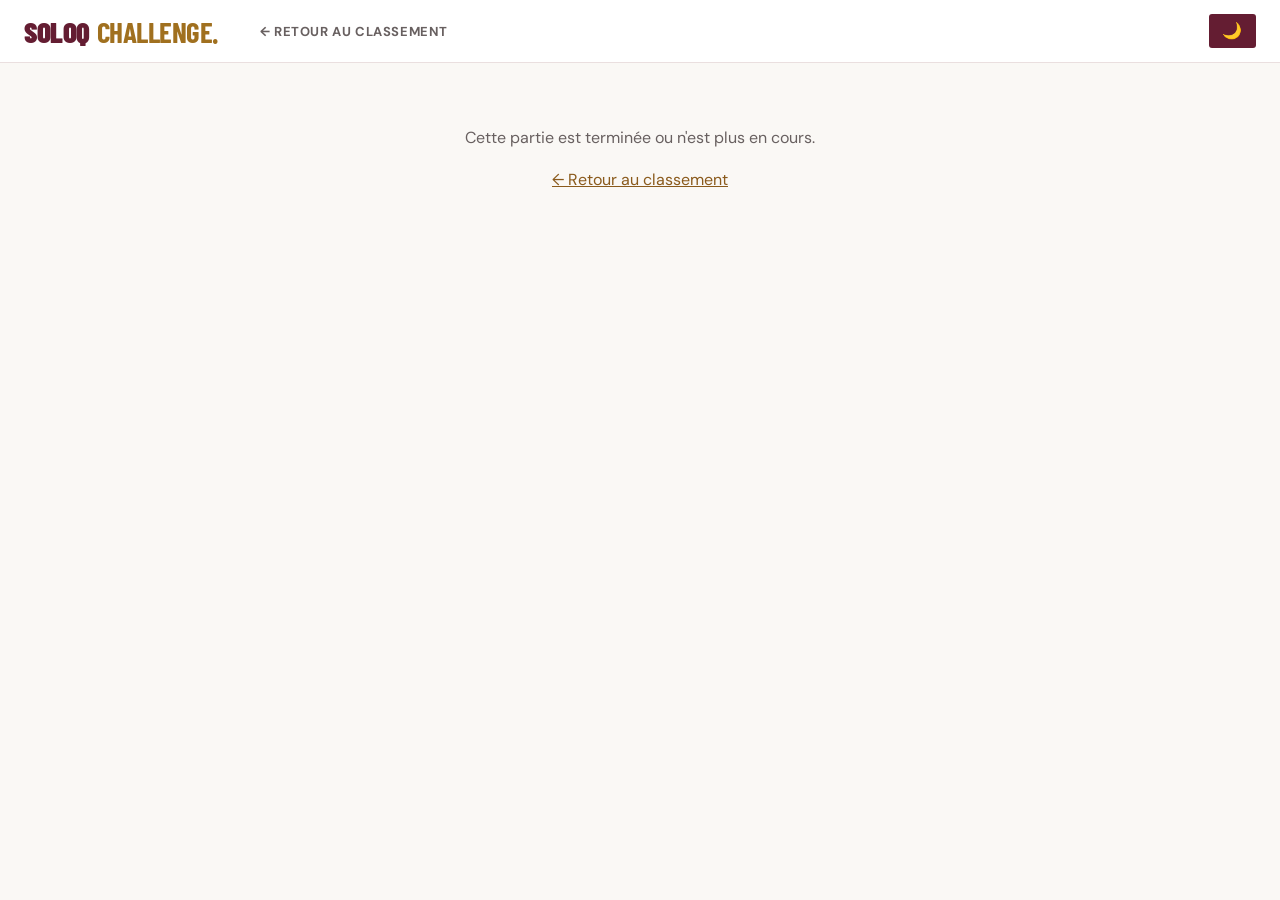
<file: game.html>
<!DOCTYPE html>
<html lang="fr">
<head>
<meta charset="utf-8">
<meta name="viewport" content="width=device-width, initial-scale=1, viewport-fit=cover">
<title>Partie en cours · SoloQ Challenge</title>
<meta name="description" content="Suis en direct la partie classée d'un joueur du SoloQ Challenge.">
<meta name="theme-color" content="#5c1a33">
<meta property="og:type" content="website"><meta property="og:title" content="Partie en cours · SoloQ Challenge"><meta property="og:description" content="Suis en direct la partie classée d'un joueur du SoloQ Challenge.">
<link rel="icon" href="favicon.svg" type="image/svg+xml">
<style>
:root{color-scheme:dark;--bg:#0e141e;--card:#162030;--line:#233248;--txt:#e8eef7;--mut:#8394ab;--blue:#3b82f6;--red:#ef4444;--gold:#f5c542}
*{box-sizing:border-box}
body{margin:0;background:var(--bg);color:var(--txt);font-family:Inter,system-ui,-apple-system,"Segoe UI",sans-serif}
header{display:flex;align-items:center;gap:24px;padding:14px 24px;border-bottom:1px solid var(--line);flex-wrap:wrap}
.logo{font-weight:800;font-size:20px;color:var(--txt);text-decoration:none}.logo b{color:var(--gold)}
.back{color:var(--mut);text-decoration:none;font-size:14px;padding:8px 14px;border-radius:8px}.back:hover{background:var(--card);color:var(--txt)}
.wrap{max-width:1200px;margin:0 auto;padding:24px 16px 48px}
h1{margin:0 0 6px;font-size:26px}
.sub{color:var(--mut);margin:0 0 22px;font-size:14px}
.dot{display:inline-block;width:10px;height:10px;border-radius:50%;background:#22c55e;margin-right:8px;box-shadow:0 0 0 0 rgba(34,197,94,.7);animation:p 1.6s infinite}
@keyframes p{70%{box-shadow:0 0 0 9px rgba(34,197,94,0)}100%{box-shadow:0 0 0 0 rgba(34,197,94,0)}}
.team{border-radius:12px;padding:14px;margin-bottom:16px;border:1px solid var(--line)}
.team.b{background:rgba(59,130,246,.08);border-color:rgba(59,130,246,.35)}
.team.r{background:rgba(239,68,68,.08);border-color:rgba(239,68,68,.35)}
.team h2{margin:0 0 12px;font-size:14px;text-transform:uppercase;letter-spacing:.8px}
.team.b h2{color:#8db8ff}.team.r h2{color:#ff9d9d}
.row{display:grid;grid-template-columns:repeat(5,1fr);gap:10px}
.pc{background:var(--card);border:1px solid var(--line);border-radius:10px;padding:12px 8px;text-align:center;display:flex;flex-direction:column;align-items:center;gap:8px;min-width:0}
.pc.me{border-color:var(--gold);box-shadow:0 0 0 1px var(--gold) inset}
.pic{display:flex;align-items:center;gap:6px}
.champ{width:64px;height:64px;border-radius:10px;background:#0b1220;display:grid;place-items:center;font-size:11px;color:var(--mut);overflow:hidden}
.champ img{width:100%;height:100%;display:block}
.sp{display:flex;flex-direction:column;gap:4px}
.sp div{width:28px;height:28px;border-radius:6px;background:#0b1220;overflow:hidden;display:grid;place-items:center;font-size:8px;color:var(--mut)}
.sp img{width:100%;height:100%;display:block}
.nm{font-weight:700;font-size:13px;max-width:100%;overflow:hidden;text-overflow:ellipsis;white-space:nowrap}
.role{font-size:12px;font-weight:700;color:var(--mut);letter-spacing:.04em;border-bottom:1px solid var(--line);padding-bottom:6px;width:100%}
.tag{font-size:10px;color:var(--gold);font-weight:700;text-transform:uppercase;letter-spacing:.6px}
.rk{display:flex;align-items:center;gap:6px;font-size:12px;color:var(--mut);min-height:26px}
.rk img{width:26px;height:26px;object-fit:contain}
.empty{padding:40px 16px;text-align:center;color:var(--mut)}
.empty a{color:var(--gold)}
@media(max-width:820px){.row{grid-template-columns:repeat(5,minmax(120px,1fr));overflow-x:auto}.team{overflow-x:auto}}
</style>
<link rel="preconnect" href="https://fonts.googleapis.com"><link href="https://fonts.googleapis.com/css2?family=Barlow+Condensed:wght@500;600;700;800;900&family=DM+Sans:wght@400;500;600;700&display=swap" rel="stylesheet">
<link rel="stylesheet" href="theme.css?v=1793380056"><script src="theme.js?v=1793365394"></script>
</head>
<body>
<header>
  <a class="logo" href="index.html">SoloQ<b>Challenge</b></a>
  <a class="back" href="index.html">← Retour au classement</a>
</header>
<div class="wrap" id="app"><div class="empty">Chargement…</div></div>

<script>
var QUEUES = {420:"Classée Solo/Duo",440:"Classée Flex",400:"Normal Draft",430:"Normal Blind",450:"ARAM",490:"Normal",700:"Clash",1700:"Arena",1900:"URF",0:"Partie personnalisée"};
var TLBL = {IRON:"Fer",BRONZE:"Bronze",SILVER:"Argent",GOLD:"Or",PLATINUM:"Platine",EMERALD:"Émeraude",DIAMOND:"Diamant",MASTER:"Maître",GRANDMASTER:"Grandmaître",CHALLENGER:"Challenger"};
var ROM = ["","I","II","III","IV"];
var CD = "https://raw.communitydragon.org/latest/plugins/rcp-fe-lol-static-assets/global/default/images/";
var DD = {ver:null, champs:{}, spells:{}};
var LIVE = null, timer = null;
var params = new URLSearchParams(location.search);

function esc(s){return String(s).replace(/[&<>"]/g,function(c){return {"&":"&amp;","<":"&lt;",">":"&gt;",'"':"&quot;"}[c]})}

function embUrls(t){t=t.toLowerCase();return [CD+"ranked-mini-crests/"+t+".png",CD+"ranked-mini-crests/"+t+".svg",CD+"ranked-emblem/emblem-"+t+".png","ranks/"+t+".png"];}
function embErr(img){
  var u = JSON.parse(img.dataset.u), i = +img.dataset.i + 1;
  if(i < u.length){img.dataset.i = i; img.src = u[i];} else {img.remove();}
}
function rankHtml(r){
  if(!r) return '<div class="rk">Non classé</div>';
  var hi = r.tier==="MASTER"||r.tier==="GRANDMASTER"||r.tier==="CHALLENGER";
  var u = embUrls(r.tier);
  return '<div class="rk"><img alt="" src="'+u[0]+'" data-i="0" data-u="'+esc(JSON.stringify(u))+'" onerror="embErr(this)">'
    + '<span>'+TLBL[r.tier]+(hi?"":" "+ROM[r.div])+' · '+r.lp+' LP</span></div>';
}
function champHtml(id){
  var c = DD.champs[id];
  if(c && DD.ver) return '<img alt="'+esc(c.name)+'" title="'+esc(c.name)+'" src="https://ddragon.leagueoflegends.com/cdn/'+DD.ver+'/img/champion/'+c.id+'.png">';
  return "?";
}
function spellHtml(id){
  var s = DD.spells[id];
  if(s && DD.ver) return '<img alt="'+esc(s.name)+'" title="'+esc(s.name)+'" src="https://ddragon.leagueoflegends.com/cdn/'+DD.ver+'/img/spell/'+s.id+'.png">';
  return "";
}
var ROLE_LBL = {TOP:"Top",JUNGLE:"Jungle",MIDDLE:"Mid",BOTTOM:"Bot",UTILITY:"Support"};
function cardHtml(p){
  var c = DD.champs[p.champ];
  return '<div class="pc'+(p.friend?' me':'')+'">'
    + (p.role?'<div class="role">'+ROLE_LBL[p.role]+'</div>':'')
    + '<div class="tag"'+(p.friend?'':' style="visibility:hidden"')+'>'+(p.friend?esc(p.friend.split("#")[0]):'.')+'</div>'
    + '<div class="pic"><div class="champ">'+champHtml(p.champ)+'</div>'
    + '<div class="sp"><div>'+spellHtml(p.spells[0])+'</div><div>'+spellHtml(p.spells[1])+'</div></div></div>'
    + '<div class="nm" title="'+esc(p.name)+'">'+esc(p.name.split("#")[0])+'</div>'
    + '<div style="font-size:11px;color:var(--mut)">'+(c?esc(c.name):"")+'</div>'
    + rankHtml(p.rank) + '</div>';
}
function clock(g){
  if(!g.start) return "Chargement de la partie";
  var s = Math.max(0, Math.floor((Date.now() - g.start)/1000));
  return Math.floor(s/60)+":"+("0"+(s%60)).slice(-2);
}
function render(){
  var app = document.getElementById("app");
  var gid = params.get("g");
  if(!gid && LIVE && params.get("p")) gid = LIVE.players[params.get("p")];
  var g = LIVE && LIVE.games && LIVE.games[gid];
  if(!g){
    clearInterval(timer);
    app.innerHTML = '<div class="empty">Cette partie est terminée ou n\'est plus en cours.<br><br><a href="index.html">← Retour au classement</a></div>';
    return;
  }
  var blue = g.players.filter(function(p){return p.team===100}), red = g.players.filter(function(p){return p.team===200});
  var names = g.players.filter(function(p){return p.friend}).map(function(p){return p.friend.split("#")[0]});
  app.innerHTML = '<h1><span class="dot"></span>'+esc(names.join(" & "))+' en partie</h1>'
    + '<p class="sub">'+(QUEUES[g.queue]||"Partie")+' · <span id="clock">'+clock(g)+'</span> · données actualisées toutes les ~5 min (la partie peut être déjà terminée)'+(g.players.some(function(p){return p.role})?' · postes estimés, de gauche à droite : top, jungle, mid, bot, support':'')+'</p>'
    + '<div class="team b"><h2>Équipe bleue</h2><div class="row">'+blue.map(cardHtml).join("")+'</div></div>'
    + '<div class="team r"><h2>Équipe rouge</h2><div class="row">'+red.map(cardHtml).join("")+'</div></div>';
  clearInterval(timer);
  timer = setInterval(function(){var e=document.getElementById("clock");if(e)e.textContent=clock(g)},1000);
}
function loadLive(){
  fetch("data/live.json?t="+Date.now()).then(function(r){if(!r.ok)throw 0;return r.json()}).then(function(d){LIVE=d;render()})
  .catch(function(){LIVE={games:{},players:{}};render()});
}
function loadDD(){
  fetch("https://ddragon.leagueoflegends.com/api/versions.json").then(function(r){return r.json()}).then(function(v){
    DD.ver = v[0];
    return Promise.all([
      fetch("https://ddragon.leagueoflegends.com/cdn/"+DD.ver+"/data/fr_FR/champion.json").then(function(r){return r.json()}),
      fetch("https://ddragon.leagueoflegends.com/cdn/"+DD.ver+"/data/fr_FR/summoner.json").then(function(r){return r.json()})
    ]);
  }).then(function(a){
    Object.keys(a[0].data).forEach(function(k){var c=a[0].data[k];DD.champs[c.key]={id:c.id,name:c.name}});
    Object.keys(a[1].data).forEach(function(k){var s=a[1].data[k];DD.spells[s.key]={id:s.id,name:s.name}});
    render();
  }).catch(function(){});
}
loadLive(); loadDD();
setInterval(loadLive, 60000);
</script>
</body>
</html>
</file>
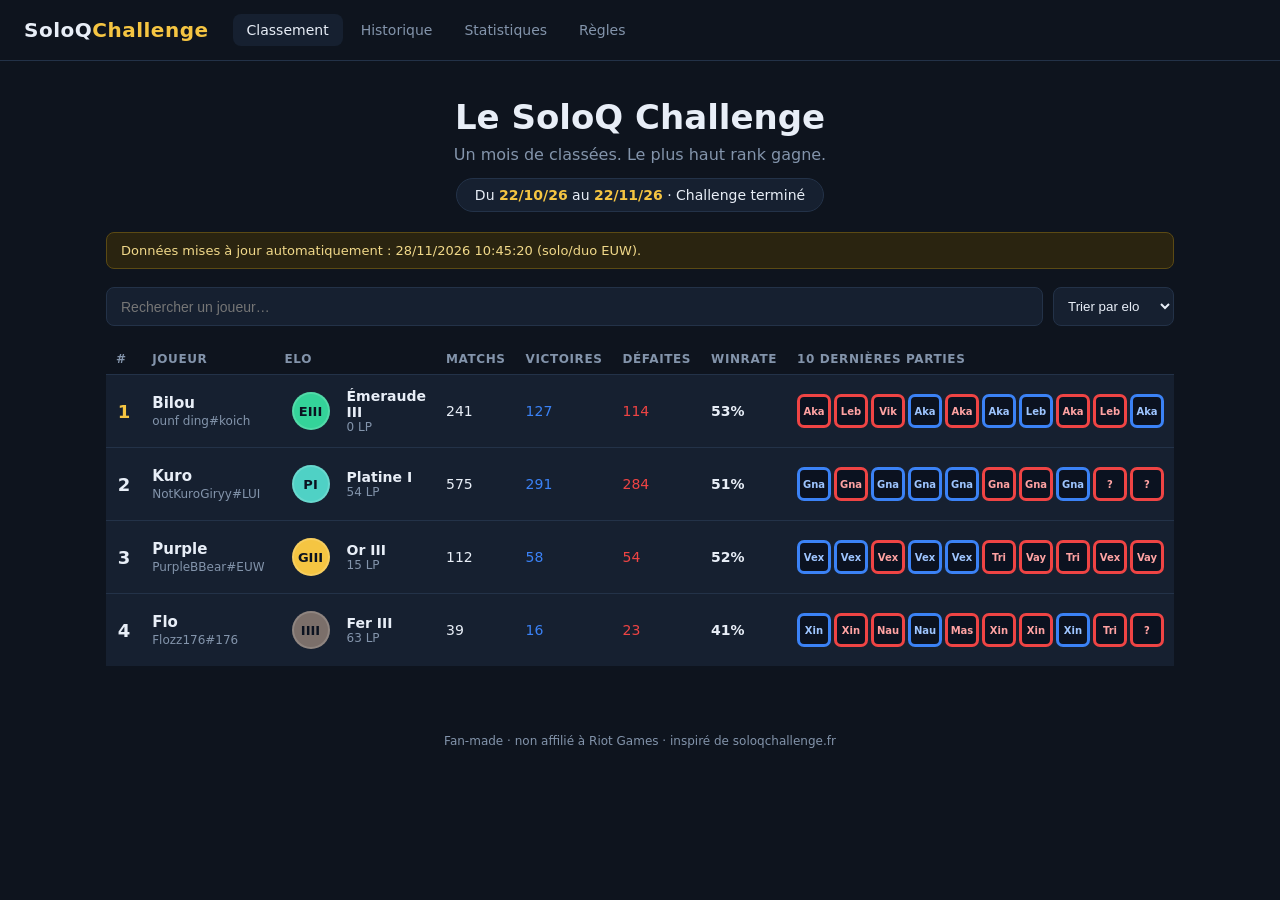
<file: index (1).html>
<!DOCTYPE html>
<html lang="fr">
<head>
<meta charset="utf-8">
<meta name="viewport" content="width=device-width, initial-scale=1, viewport-fit=cover">
<title>SoloQ Challenge</title>
<style>
:root{color-scheme:dark;--bg:#0e141e;--card:#162030;--line:#233248;--txt:#e8eef7;--mut:#8394ab;--win:#3b82f6;--loss:#ef4444;--gold:#f5c542;box-sizing:border-box;padding-top:env(safe-area-inset-top,0px);padding-bottom:env(safe-area-inset-bottom,0px)}
*{box-sizing:border-box}
body{margin:0;background:var(--bg);color:var(--txt);font-family:Inter,system-ui,-apple-system,"Segoe UI",sans-serif}
header{display:flex;align-items:center;gap:24px;padding:14px 24px;border-bottom:1px solid var(--line);flex-wrap:wrap}
.logo{font-weight:800;font-size:20px;letter-spacing:.5px}.logo b{color:var(--gold)}
nav{display:flex;gap:4px;flex-wrap:wrap}
nav a{color:var(--mut);text-decoration:none;padding:8px 14px;border-radius:8px;font-size:14px}
nav a.on,nav a:hover{background:var(--card);color:var(--txt)}
.hero{text-align:center;padding:36px 16px 20px}
.hero h1{margin:0 0 8px;font-size:34px}
.hero p{margin:0;color:var(--mut)}
.pill{display:inline-block;margin-top:14px;background:var(--card);border:1px solid var(--line);border-radius:99px;padding:8px 18px;font-size:14px}
.pill b{color:var(--gold)}
.wrap{max-width:1100px;margin:0 auto;padding:0 16px 48px}
.bar{display:flex;gap:10px;margin:18px 0;flex-wrap:wrap}
.bar input{flex:1;min-width:180px;background:var(--card);border:1px solid var(--line);color:var(--txt);border-radius:8px;padding:10px 14px;font-size:14px}
.bar select{background:var(--card);border:1px solid var(--line);color:var(--txt);border-radius:8px;padding:10px}
.note{background:#2a2410;border:1px solid #5b4a14;color:#f1d98a;border-radius:8px;padding:10px 14px;font-size:13px;margin-bottom:14px}
.scroll{overflow-x:auto}
table{width:100%;border-collapse:collapse;min-width:820px}
th{font-size:12px;color:var(--mut);text-transform:uppercase;letter-spacing:.6px;text-align:left;padding:8px 10px}
td{padding:10px;border-top:1px solid var(--line);font-size:14px;vertical-align:middle}
tbody tr{background:var(--card)}tbody tr:hover{background:#1c2a3f}
.rk{font-weight:800;font-size:18px;width:44px;text-align:center}
tr:nth-child(1) .rk{color:var(--gold)}
.pl b{display:block;font-size:15px}.pl a{color:var(--mut);font-size:12px;text-decoration:none}.pl a:hover{color:var(--txt)}
.elo{display:flex;align-items:center;gap:10px}
.badge{width:38px;height:38px;border-radius:50%;display:grid;place-items:center;font-weight:800;font-size:13px;color:#0b1220;box-shadow:0 0 0 2px rgba(255,255,255,.15) inset}
.embw{position:relative;width:52px;height:52px;flex:none;display:grid;place-items:center}
.emb{width:52px;height:52px;object-fit:contain}
.dv{position:absolute;bottom:-2px;left:50%;transform:translateX(-50%);background:#0b1220;border:1px solid var(--line);border-radius:6px;padding:0 6px;font-size:11px;font-weight:800;line-height:16px;color:var(--txt)}
.lp{font-weight:700}.lp small{display:block;color:var(--mut);font-weight:400;font-size:12px}
.wr{font-weight:700}.v{color:var(--win)}.d{color:var(--loss)}
.last{display:flex;gap:3px}
.ch{width:34px;height:34px;border-radius:7px;display:grid;place-items:center;font-size:10px;font-weight:700;background:#0b1220;border:3px solid var(--line);overflow:hidden}.ch img{width:100%;height:100%;object-fit:cover;display:block}
.ch.w{border-color:var(--win);color:#9ec5ff}.ch.l{border-color:var(--loss);color:#ffa3a3}
.empty{padding:30px;text-align:center;color:var(--mut)}
footer{text-align:center;color:var(--mut);font-size:12px;padding:20px}
@media(max-width:640px){.hero h1{font-size:26px}header{padding:12px 14px}}
</style>
</head>
<body>
<header>
  <div class="logo">SoloQ<b>Challenge</b></div>
  <nav><a class="on" href="#">Classement</a><a href="#">Historique</a><a href="#">Statistiques</a><a href="#">Règles</a></nav>
</header>

<div class="hero">
  <h1>Le SoloQ Challenge</h1>
  <p>Un mois de classées. Le plus haut rank gagne.</p>
  <div class="pill">Du <b id="d1"></b> au <b id="d2"></b> · <span id="left"></span></div>
</div>

<div class="wrap">
  <div class="note">Stats réelles OP.GG relevées le 22/10/2026 pour Kaori, KING VON et GuiltyConscience. PurpleBBear est un exemple. Les 10 dernières parties ne sont pas encore récupérées.</div>
  <div class="bar">
    <input id="q" placeholder="Rechercher un joueur…">
    <select id="sort">
      <option value="elo">Trier par elo</option>
      <option value="games">Matchs joués</option>
      <option value="wr">Winrate</option>
      <option value="wins">Victoires</option>
    </select>
  </div>
  <div class="scroll">
  <table>
    <thead><tr><th>#</th><th>Joueur</th><th>Elo</th><th>Matchs</th><th>Victoires</th><th>Défaites</th><th>Winrate</th><th>10 dernières parties</th></tr></thead>
    <tbody id="rows"></tbody>
  </table>
  </div>
  <div id="none" class="empty" hidden>Aucun joueur trouvé.</div>
</div>
<footer>Fan-made · non affilié à Riot Games · inspiré de soloqchallenge.fr</footer>

<script>
// ====== CONFIG ======
var START = "2026-10-22", END = "2026-11-22";
// last10 : "W" victoire / "L" défaite, de la plus récente à la plus ancienne
// champs : champions joués, dans le même ordre
var PLAYERS = [  // secours si data/ranking.json est introuvable
  // Stats réelles OP.GG (solo/duo) relevées le 22/10/2026
  {name:"Kaori", riot:"Kaori#EUW33", tier:"CHALLENGER", div:1, lp:4531, w:827, l:683, champs:[], last10:""},
  {name:"KING VON", riot:"KING VON#DAMBG", tier:"GRANDMASTER", div:1, lp:1804, w:556, l:497, champs:[], last10:""},
  {name:"GuiltyConscience", riot:"GuiltyConscience#JRZ", tier:"GRANDMASTER", div:1, lp:1651, w:326, l:291, champs:[], last10:""},
  // Exemple (pas de lien OP.GG fourni)
  {name:"PurpleBBear (exemple)", riot:"PurpleBBear#EUW", tier:"GOLD", div:4, lp:35, w:12, l:9,
   champs:["Vex","Tristana","Vex","Vex","Ahri","Vex","Tristana","Vex","Syndra","Vex"],
   last10:"WWLWLWWLWW"}
];
// Icônes de champions (image en base64). Ajoute une ligne par champion : Nom:"data:image/png;base64,..."
var ICONS = {};
// ====== FIN CONFIG ======

var TIERS = ["IRON","BRONZE","SILVER","GOLD","PLATINUM","EMERALD","DIAMOND","MASTER","GRANDMASTER","CHALLENGER"];
var COL = {IRON:"#7b6f6a",BRONZE:"#b8794a",SILVER:"#b9c4d0",GOLD:"#f5c542",PLATINUM:"#4fd1c5",EMERALD:"#34d399",DIAMOND:"#7aa7ff",MASTER:"#c084fc",GRANDMASTER:"#f87171",CHALLENGER:"#fde68a"};
var LBL = {IRON:"Fer",BRONZE:"Bronze",SILVER:"Argent",GOLD:"Or",PLATINUM:"Platine",EMERALD:"Émeraude",DIAMOND:"Diamant",MASTER:"Maître",GRANDMASTER:"GM",CHALLENGER:"Chall"};
var ROM = ["","I","II","III","IV"];


// Icônes de TOUS les champions via Data Dragon (CDN officiel de Riot).
// Fonctionne quand la page est hébergée sur ton site ou ouverte en fichier ; sinon on retombe sur ICONS puis sur les lettres.
var DD = {ver:null, map:null};
function norm(s){return String(s).toLowerCase().replace(/[^a-z0-9]/g,"")}
function iconSrc(c){
  if(ICONS[c]) return ICONS[c];
  if(DD.map){var id = DD.map[norm(c)]; if(id) return "https://ddragon.leagueoflegends.com/cdn/"+DD.ver+"/img/champion/"+id+".png";}
  return null;
}
function loadDD(){
  fetch("https://ddragon.leagueoflegends.com/api/versions.json").then(function(r){return r.json()}).then(function(v){
    DD.ver = v[0];
    return fetch("https://ddragon.leagueoflegends.com/cdn/"+DD.ver+"/data/en_US/champion.json");
  }).then(function(r){return r.json()}).then(function(j){
    DD.map = {};
    Object.keys(j.data).forEach(function(id){DD.map[norm(id)] = id; DD.map[norm(j.data[id].name)] = id;});
    render();
  }).catch(function(){});
}

function loadData(){
  render();
  fetch("data/ranking.json?t="+Date.now()).then(function(r){if(!r.ok)throw 0;return r.json()}).then(function(d){
    if(d.players && d.players.length){
      PLAYERS = d.players;
      var n = document.querySelector(".note");
      if(n){ n.textContent = "Données mises à jour automatiquement : " + new Date(d.updated*1000).toLocaleString("fr-FR") + " (solo/duo EUW)."; }
    }
    render();
  }).catch(function(){});
}

function score(p){
  var t = TIERS.indexOf(p.tier);
  return t >= 7 ? 2800 + (t-7)*0 + p.lp + (t-7)*5000 : t*400 + (4-p.div)*100 + p.lp;
}
var EMB = "https://raw.communitydragon.org/latest/plugins/rcp-fe-lol-static-assets/global/default/images/ranked-mini-crests/";
function emblem(p,hi){
  var fb = '<div class="badge" style="background:'+COL[p.tier]+'">'+esc(p.tier.slice(0,1))+(hi?"":ROM[p.div])+'</div>';
  return '<div class="embw"><img class="emb" alt="'+esc(p.tier)+'" src="'+EMB+p.tier.toLowerCase()+'.png" data-fb="'+esc(fb)+'" onerror="this.parentNode.innerHTML=this.dataset.fb">'
    + (hi ? '' : '<span class="dv">'+ROM[p.div]+'</span>') + '</div>';
}
function games(p){return p.w+p.l}
function wr(p){return games(p) ? Math.round(p.w/games(p)*100) : 0}
function fmt(s){var a=s.split("-");return a[2]+"/"+a[1]+"/"+a[0].slice(2)}
function opgg(r){var a=r.split("#");return "https://www.op.gg/lol/summoners/euw/"+encodeURIComponent(a[0])+"-"+encodeURIComponent(a[1])}
function esc(s){return String(s).replace(/[&<>"]/g,function(c){return {"&":"&amp;","<":"&lt;",">":"&gt;",'"':"&quot;"}[c]})}

document.getElementById("d1").textContent = fmt(START);
document.getElementById("d2").textContent = fmt(END);
(function(){
  var now = new Date(), s = new Date(START), e = new Date(END);
  var el = document.getElementById("left");
  if(now < s) el.textContent = "Commence dans " + Math.ceil((s-now)/864e5) + " j";
  else if(now > e) el.textContent = "Challenge terminé";
  else el.textContent = Math.ceil((e-now)/864e5) + " j restants";
})();

function render(){
  var q = document.getElementById("q").value.toLowerCase().trim();
  var k = document.getElementById("sort").value;
  var f = {elo:score, games:games, wr:wr, wins:function(p){return p.w}}[k];
  var list = PLAYERS.slice().sort(function(a,b){return f(b)-f(a)});
  var html = "", n = 0;
  list.forEach(function(p,i){
    if(q && (p.name+" "+p.riot).toLowerCase().indexOf(q) < 0) return;
    n++;
    var t = TIERS.indexOf(p.tier), hi = t >= 7;
    var rankTxt = LBL[p.tier] + (hi ? "" : " " + ROM[p.div]);
    var last = "";
    for(var j=0;j<(p.champs&&p.champs.length?10:0);j++){
      var c = p.champs[j] || "?", r = p.last10[j] || "L";
      last += '<div class="ch '+(r==="W"?"w":"l")+'" title="'+esc(c)+' · '+(r==="W"?"Victoire":"Défaite")+'">'+(iconSrc(c)?'<img alt="'+esc(c)+'" src="'+iconSrc(c)+'" onerror="this.replaceWith(document.createTextNode(this.alt.slice(0,3)))">':esc(c.slice(0,3)))+'</div>';
    }
    if(!last) last='<span style="color:var(--mut)">—</span>';
    html += '<tr><td class="rk">'+(i+1)+'</td>'
      + '<td class="pl"><b>'+esc(p.name)+'</b><a href="'+opgg(p.riot)+'" target="_blank" rel="noopener">'+esc(p.riot)+'</a></td>'
      + '<td><div class="elo">'+emblem(p,hi)
      + '<div class="lp">'+rankTxt+'<small>'+p.lp+' LP</small></div></div></td>'
      + '<td>'+games(p)+'</td><td class="v">'+p.w+'</td><td class="d">'+p.l+'</td>'
      + '<td class="wr">'+wr(p)+'%</td><td><div class="last">'+last+'</div></td></tr>';
  });
  document.getElementById("rows").innerHTML = html;
  document.getElementById("none").hidden = n > 0;
}
document.getElementById("q").addEventListener("input", render);
document.getElementById("sort").addEventListener("change", render);
loadData();
loadDD();
</script>
</body>
</html>
</file>
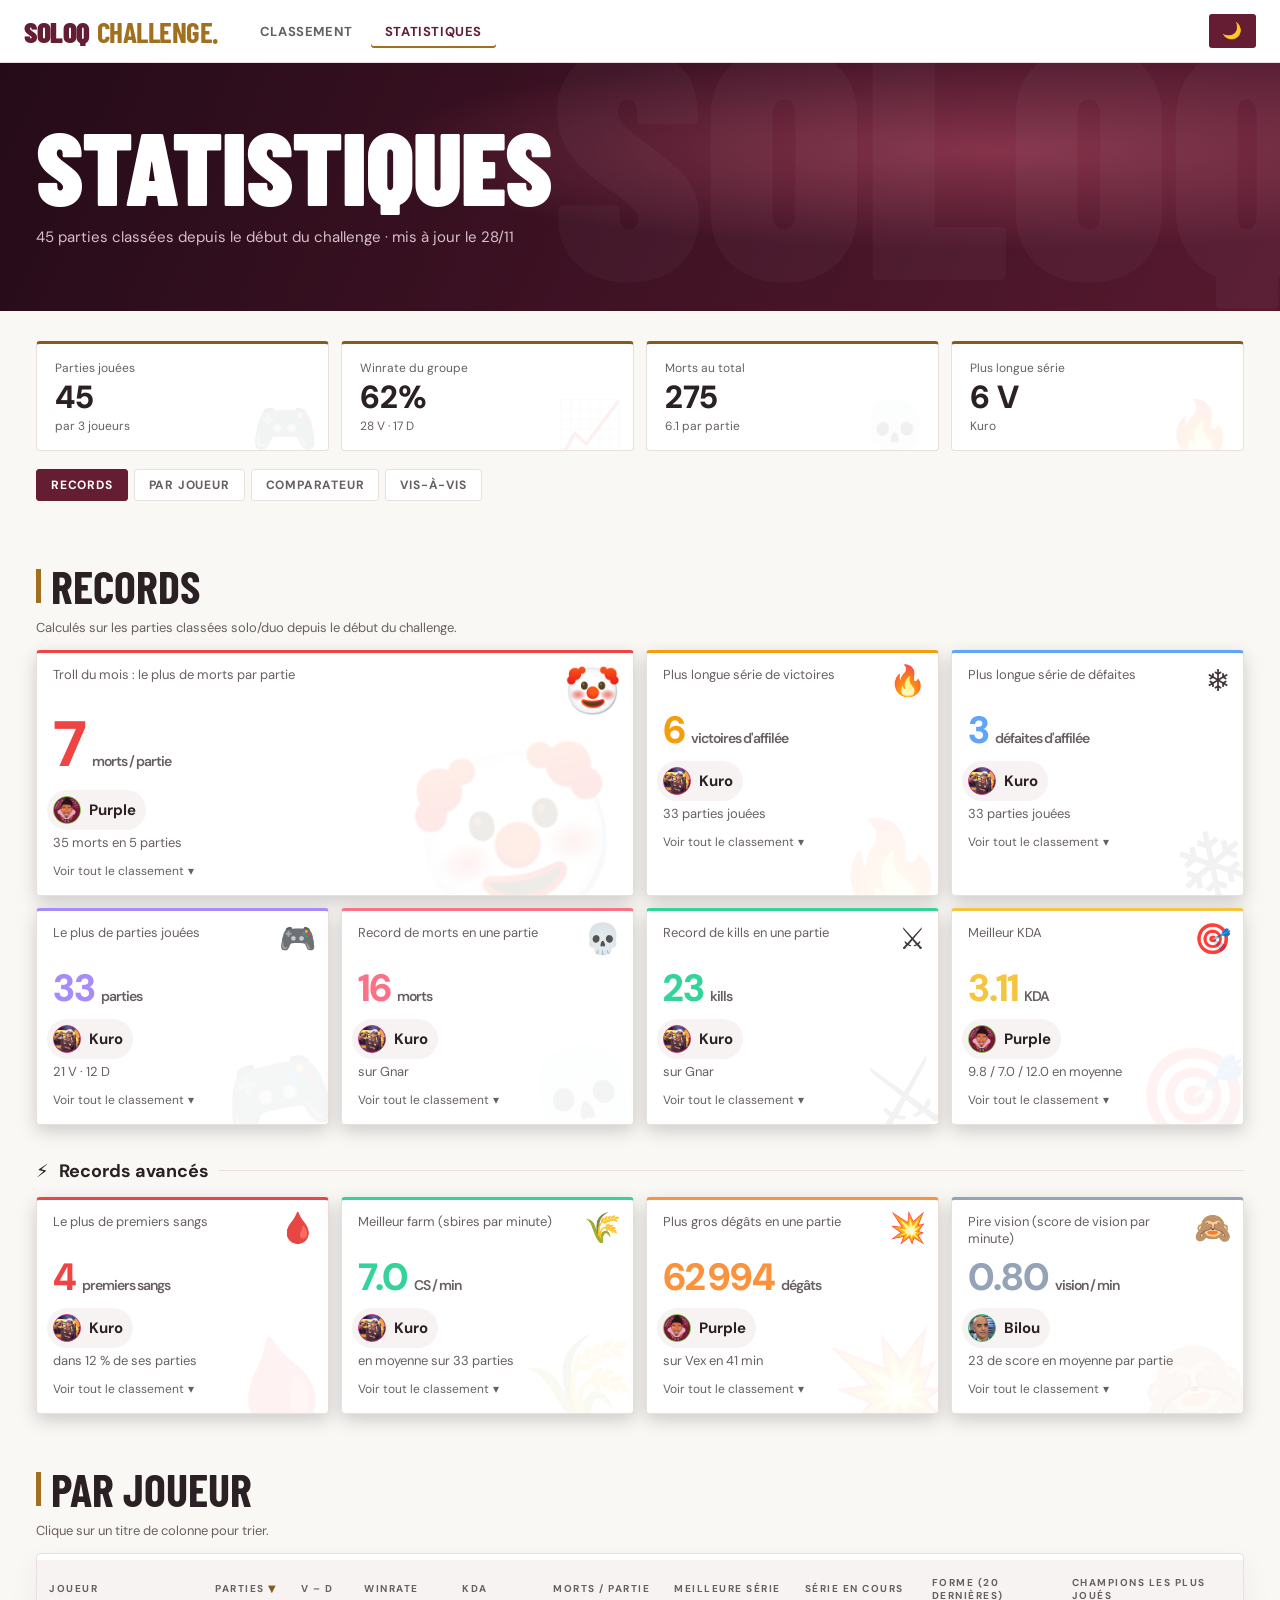
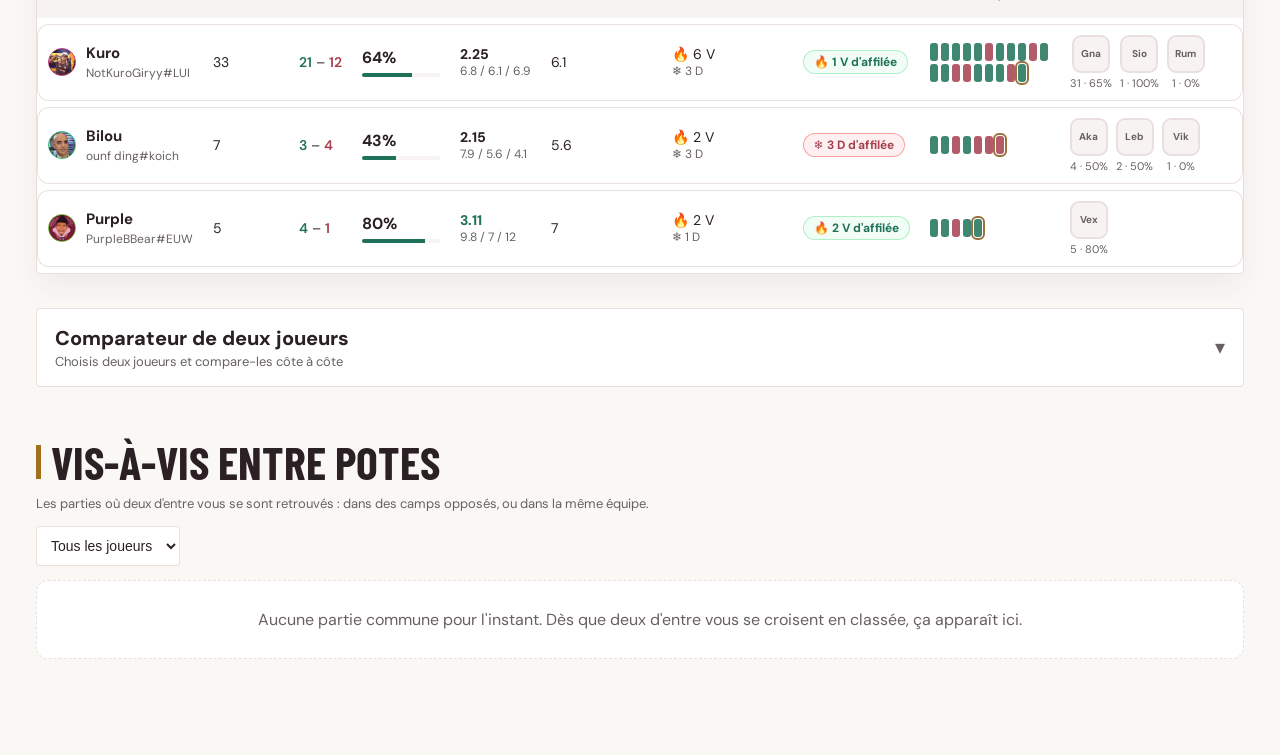
<file: stats.html>
<!DOCTYPE html>
<html lang="fr">
<head>
<meta charset="utf-8">
<meta name="viewport" content="width=device-width, initial-scale=1, viewport-fit=cover">
<title>Statistiques · SoloQ Challenge</title>
<meta name="description" content="Records, séries, champions et comparateur de joueurs du SoloQ Challenge.">
<meta name="theme-color" content="#5c1a33">
<meta property="og:type" content="website"><meta property="og:title" content="Statistiques · SoloQ Challenge"><meta property="og:description" content="Records, séries, champions et comparateur de joueurs du SoloQ Challenge.">
<link rel="icon" href="favicon.svg" type="image/svg+xml">
<style>
:root{color-scheme:dark;--bg:#0e141e;--card:#162030;--card2:#1b2a40;--line:#233248;--txt:#e8eef7;--mut:#8394ab;--win:#3b82f6;--loss:#ef4444;--gold:#f5c542;--up:#4ade80;box-sizing:border-box;padding-top:env(safe-area-inset-top,0px);padding-bottom:env(safe-area-inset-bottom,0px)}
*{box-sizing:border-box}
html{scroll-behavior:smooth}
body{margin:0;background:radial-gradient(900px 340px at 50% -120px,rgba(245,197,66,.13),transparent 70%),var(--bg);color:var(--txt);font-family:Inter,system-ui,-apple-system,"Segoe UI",sans-serif;min-height:100vh}
:focus-visible{outline:2px solid var(--gold);outline-offset:2px;border-radius:6px}
header{display:flex;align-items:center;gap:24px;padding:14px 24px;border-bottom:1px solid var(--line);flex-wrap:wrap}
.logo{font-weight:800;font-size:20px;letter-spacing:.5px}.logo b{color:var(--gold)}
nav{display:flex;gap:4px;flex-wrap:wrap}
nav a{color:var(--mut);text-decoration:none;padding:8px 14px;border-radius:8px;font-size:14px}
nav a.on,nav a:hover{background:var(--card);color:var(--txt)}

.hero{text-align:center;padding:36px 16px 8px}
.hero h1{margin:0 0 8px;font-size:clamp(28px,5vw,38px)}
.hero p{margin:0;color:var(--mut);font-size:15px}
.wrap{max-width:1240px;margin:0 auto;padding:0 16px 48px}

.tiles{display:grid;grid-template-columns:repeat(4,1fr);gap:12px;margin:26px 0 8px}
.tile{background:var(--card);border:1px solid var(--line);border-radius:12px;padding:14px 16px}
.tile small{display:block;color:var(--mut);font-size:12px}
.tile b{display:block;font-size:26px;font-weight:800;margin-top:4px;line-height:1.1}
.tile span{display:block;color:var(--mut);font-size:12px;margin-top:3px;white-space:nowrap;overflow:hidden;text-overflow:ellipsis}

.tabs{position:sticky;top:0;z-index:5;display:flex;gap:6px;padding:10px 0;margin:6px 0 0;background:linear-gradient(var(--bg) 70%,transparent)}
.tabs a{color:var(--mut);text-decoration:none;font-size:14px;padding:7px 14px;border-radius:99px;border:1px solid var(--line);background:var(--card)}
.tabs a:hover{color:var(--txt);border-color:#33466a}
h2{display:flex;align-items:center;gap:10px;font-size:20px;margin:26px 0 4px;scroll-margin-top:60px}
h2:before{content:"";width:4px;height:20px;border-radius:3px;background:var(--gold)}
.sub{color:var(--mut);font-size:13px;margin:0 0 14px}

.av img{position:absolute;inset:0;width:100%;height:100%;object-fit:cover;display:block}
.av{position:relative;overflow:hidden;width:28px;height:28px;border-radius:50%;background:hsl(var(--h) 55% 36%);border:1px solid hsl(var(--h) 55% 52%);display:inline-grid;place-items:center;font-weight:800;font-size:13px;flex:none;color:#fff}

/* records */
.recs{display:grid;grid-template-columns:repeat(4,1fr);gap:12px}
.rec{position:relative;overflow:hidden;background:radial-gradient(180px 130px at 100% 0,color-mix(in srgb,var(--a) 20%,transparent),transparent),var(--card);border:1px solid var(--line);border-top:3px solid var(--a);border-radius:12px;padding:14px 16px 16px;transition:transform .15s,border-color .15s}
.rec:hover{transform:translateY(-2px);border-color:var(--a)}
.rec .ic{position:absolute;right:12px;top:8px;font-size:30px;opacity:.9}
.rec .lab{color:var(--mut);font-size:13px;line-height:1.3;max-width:calc(100% - 44px);min-height:34px}
.rec .val{font-size:38px;font-weight:800;margin:10px 0 2px;line-height:1.05;color:var(--a);font-variant-numeric:tabular-nums}
.rec .val small{font-size:14px;font-weight:600;color:var(--mut);margin-left:6px}
.rec .who{display:flex;align-items:center;gap:8px;font-weight:700;font-size:15px;margin-top:10px}
.rec .det{color:var(--mut);font-size:13px;margin-top:4px}
[hidden]{display:none!important}
.cmpd{margin-top:34px;background:var(--card);border:1px solid var(--line);border-radius:12px}
.cmpd>summary{list-style:none;cursor:pointer;padding:16px 18px;display:flex;flex-direction:column;gap:2px;position:relative;padding-right:50px}
.cmpd>summary::-webkit-details-marker{display:none}
.cmpd>summary span{font-size:20px;font-weight:800}
.cmpd>summary small{color:var(--mut);font-size:13px}
.cmpd>summary::after{content:"▾";position:absolute;right:18px;top:50%;transform:translateY(-50%);font-size:20px;color:var(--mut);transition:transform .2s}
.cmpd[open]>summary::after{transform:translateY(-50%) rotate(180deg)}
.cmpd[open]>summary{border-bottom:1px solid var(--line)}
.cmpd>.cmpbar{padding:14px 18px 0}.cmpd>.cmp{margin:14px 18px 18px}
.cmpbar{display:flex;align-items:center;gap:12px;margin-bottom:14px}
.cmpbar select{flex:1;min-width:0;background:var(--card);border:1px solid var(--line);color:var(--txt);border-radius:8px;padding:10px;font-size:14px}.cmpbar span{color:var(--mut);font-weight:800}
.cmp{background:var(--card);border:1px solid var(--line);border-radius:12px;overflow:hidden}
.cmp .hd,.cmp .ln{display:grid;grid-template-columns:1fr minmax(110px,170px) 1fr;align-items:center;gap:10px;padding:11px 18px}
.cmp .hd{padding:18px;background:rgba(255,255,255,.03)}
.cmp .hd .pl{display:flex;align-items:center;gap:10px;font-weight:800;font-size:17px;min-width:0}
.cmp .hd .pl:last-child{justify-content:flex-end;text-align:right}
.cmp .hd .pl span.t{overflow:hidden;text-overflow:ellipsis}
.cmp .ln{border-top:1px solid var(--line)}
.cmp .ln .l{color:var(--mut);font-size:13px;text-align:center}
.cmp .ln .x{font-size:20px;font-weight:700;font-variant-numeric:tabular-nums;color:var(--mut)}
.cmp .ln .x:last-child{text-align:right}
.cmp .ln .x.w{color:var(--gold,#f5c542);font-weight:800}
.cmp .ln .x.w::after{content:" ✓";font-size:13px}
.cmp .ln .x.cc{display:flex;gap:6px;flex-wrap:wrap}.cmp .ln .x.cc:last-child{justify-content:flex-end}
.cmp .h2h{padding:12px 18px;border-top:1px solid var(--line);text-align:center;color:var(--mut);font-size:14px}
@media(max-width:600px){.cmp .hd,.cmp .ln{grid-template-columns:1fr 1fr;padding:10px 12px}.cmp .ln .l{grid-column:1/-1;order:-1;text-align:left;font-size:12px}.cmp .hd .pl{font-size:15px}.cmp .hd>div:nth-child(2){display:none}.cmp .hd .pl{min-width:0}.cmp .ln .x{font-size:18px}}
.advt{margin:26px 0 12px;font-size:17px}
.recs2{display:flex;flex-wrap:wrap;gap:12px}
.recs2 .rec{flex:1 1 calc(25% - 12px);min-width:220px}
.rec.big{grid-column:span 2;background:radial-gradient(260px 160px at 100% 0,color-mix(in srgb,var(--a) 28%,transparent),transparent),var(--card)}
.rec.big .val{font-size:52px}.rec.big .ic{font-size:46px}

/* joueurs : tableau */
.scroll{overflow-x:auto}
table{width:100%;border-collapse:separate;border-spacing:0 6px;min-width:900px}
th{font-size:12px;color:var(--mut);text-transform:uppercase;letter-spacing:.6px;text-align:left;padding:4px 10px}
td{padding:10px;font-size:14px;vertical-align:middle;background:var(--card);border-top:1px solid var(--line);border-bottom:1px solid var(--line);white-space:nowrap}
td:first-child{border-left:1px solid var(--line);border-radius:12px 0 0 12px}
td:last-child{border-right:1px solid var(--line);border-radius:0 12px 12px 0}
tbody tr:hover td{background:var(--card2)}
td.n b{display:block;font-size:15px}td.n small{color:var(--mut);font-size:12px}
.nn{display:flex;align-items:center;gap:10px}
.v{color:var(--win);font-weight:600}.d{color:var(--loss);font-weight:600}
.wr b{font-size:16px}
.mb{height:4px;border-radius:9px;background:#2a1416;margin-top:5px;overflow:hidden;width:78px;display:flex}.mb i{display:block;height:100%;background:var(--win)}
.kda{font-weight:800}.kda.good{color:var(--up)}.kda.bad{color:var(--loss)}
.sm{display:block;color:var(--mut);font-size:12px;font-weight:400}
.pill{display:inline-block;border-radius:99px;padding:3px 10px;font-size:12px;font-weight:700;border:1px solid var(--line);background:#0f1826}
.pill.up{color:var(--up);border-color:rgba(74,222,128,.4);background:rgba(74,222,128,.08)}
.pill.dn{color:#ff8a8a;border-color:rgba(239,68,68,.45);background:rgba(239,68,68,.08)}
.cc{display:flex;gap:8px}
.form{display:flex;gap:3px;flex-wrap:wrap;max-width:150px}.form i{width:8px;height:18px;border-radius:3px;background:var(--loss);opacity:.85}.form i.w{background:var(--up);height:18px}
.form i:last-child{outline:2px solid var(--gold);outline-offset:1px}
th.s{cursor:pointer;user-select:none;white-space:nowrap}th.s:hover{color:var(--txt)}th.s[aria-sort="descending"]::after{content:" ▼";color:var(--gold)}th.s[aria-sort="ascending"]::after{content:" ▲";color:var(--gold)}
.rec{cursor:pointer}.rec .more{color:var(--mut);font-size:12px;margin-top:10px;display:flex;align-items:center;gap:4px}.rec .more::after{content:"▾";transition:transform .2s}.rec.open .more::after{transform:rotate(180deg)}
.rec .lst{display:none;margin:12px 0 0;padding:10px 0 0;border-top:1px solid var(--line);list-style:none}.rec.open .lst{display:grid;gap:6px}
.rec .lst li{display:flex;align-items:center;gap:8px;font-size:14px}.rec .lst li b{margin-left:auto;font-variant-numeric:tabular-nums}.rec .lst li .n{width:18px;color:var(--mut);font-weight:700;text-align:center}.rec .lst li.me b,.rec .lst li:first-child b{color:var(--a)}
.rec .lst .av{width:24px;height:24px;font-size:11px}
.cp{display:flex;flex-direction:column;align-items:center;gap:3px;font-size:11px;color:var(--mut)}
.ci{width:38px;height:38px;border-radius:9px;background:#0b1220;border:2px solid var(--line);overflow:hidden;display:grid;place-items:center;font-size:10px;font-weight:700;color:var(--mut)}
.ci img{width:100%;height:100%;object-fit:cover;display:block}
.pcards{display:none;gap:10px}

/* vis-à-vis */
.bar{display:flex;gap:10px;margin:0 0 14px;flex-wrap:wrap}
.bar select{background:var(--card);border:1px solid var(--line);color:var(--txt);border-radius:8px;padding:10px;font-size:14px}
.pairs{display:grid;grid-template-columns:repeat(auto-fill,minmax(340px,1fr));gap:12px}
.pair{background:var(--card);border:1px solid var(--line);border-radius:12px;padding:16px}
.duel{display:grid;grid-template-columns:1fr auto 1fr;align-items:center;gap:10px}
.side{display:flex;flex-direction:column;align-items:center;gap:6px;font-weight:700;font-size:15px;text-align:center;min-width:0;overflow-wrap:anywhere}
.side .av{width:40px;height:40px;font-size:17px}
.side.lead .av{box-shadow:0 0 0 2px var(--gold)}
.side em{font-style:normal;font-size:12px;color:var(--gold);height:14px}
.score{font-size:30px;font-weight:800;white-space:nowrap;font-variant-numeric:tabular-nums;text-align:center}
.score small{display:block;text-align:center;color:var(--mut);font-size:12px;font-weight:500}
.split{height:7px;border-radius:9px;background:var(--loss);overflow:hidden;margin:14px 0 12px}.split i{display:block;height:100%;background:var(--win)}
.tg{display:flex;justify-content:space-between;align-items:center;gap:10px;border-top:1px solid var(--line);padding-top:10px;font-size:14px;color:var(--mut)}
.tg span:last-child{color:var(--txt);text-align:right}
.empty{padding:28px;text-align:center;color:var(--mut);background:var(--card);border:1px dashed var(--line);border-radius:12px;white-space:normal}
.warn{background:#2a1416;border:1px solid #6b2328;color:#ffb4b8;border-radius:8px;padding:10px 14px;font-size:14px;margin:14px 0}
footer{text-align:center;color:var(--mut);font-size:12px;padding:20px}

@media(max-width:1200px){.scroll{display:none}.pcards{display:grid}.pc{background:var(--card);border:1px solid var(--line);border-radius:12px;padding:14px}.pc .top{display:flex;align-items:center;gap:10px}.pc .top .nm{flex:1;min-width:0}.pc .top b{display:block}.pc .top small{color:var(--mut);font-size:12px}.pc .big{font-size:22px;font-weight:800;text-align:right}.pc .grid{display:grid;grid-template-columns:repeat(4,1fr);gap:8px;margin:12px 0;text-align:center}.pc .grid div{background:#0f1826;border-radius:8px;padding:8px 4px;font-weight:700}.pc .grid small{display:block;color:var(--mut);font-size:11px;font-weight:400}.pc .foot{display:flex;justify-content:space-between;align-items:center;gap:8px;flex-wrap:wrap}}
@media(max-width:980px){.recs{grid-template-columns:repeat(2,1fr)}.rec.big{grid-column:span 2}.tiles{grid-template-columns:repeat(2,1fr)}}
@media(max-width:760px){
  header{padding:12px 14px}
  .recs{grid-template-columns:1fr}.rec.big{grid-column:auto}.rec.big .val{font-size:44px}
  .scroll{display:none}.pcards{display:grid}
  .pc{background:var(--card);border:1px solid var(--line);border-radius:12px;padding:14px}
  .pc .top{display:flex;align-items:center;gap:10px}
  .pc .top .nm{flex:1;min-width:0}.pc .top b{display:block}.pc .top small{color:var(--mut);font-size:12px}
  .pc .big{font-size:22px;font-weight:800;text-align:right}
  .pc .grid{display:grid;grid-template-columns:repeat(4,1fr);gap:8px;margin:12px 0;text-align:center}
  .pc .grid div{background:#0f1826;border-radius:8px;padding:8px 4px;font-weight:700}.pc .grid small{display:block;color:var(--mut);font-size:11px;font-weight:400}
  .pc .foot{display:flex;justify-content:space-between;align-items:center;gap:8px;flex-wrap:wrap}
  .pairs{grid-template-columns:1fr}
}
@media(prefers-reduced-motion:reduce){html{scroll-behavior:auto}.rec{transition:none}}

/* ===== finitions visuelles ===== */
.hero{padding:46px 16px 10px;position:relative}
.hero h1{font-size:clamp(32px,6vw,48px);font-weight:800;letter-spacing:-.5px;background:linear-gradient(180deg,#fff 30%,var(--gold));-webkit-background-clip:text;background-clip:text;color:transparent}
.hero p{display:inline-block;margin-top:6px;padding:6px 16px;border-radius:99px;background:rgba(255,255,255,.04);border:1px solid var(--line);font-size:14px}
.tiles{margin-top:30px}
.tile{position:relative;overflow:hidden;padding:16px 18px 16px 18px;border-top:3px solid var(--gold);background:linear-gradient(160deg,var(--card2,var(--card)),var(--card));transition:transform .18s,box-shadow .18s}
.tile:hover{transform:translateY(-3px);box-shadow:0 10px 24px rgba(0,0,0,.28)}
.tile::after{content:attr(data-i);position:absolute;right:10px;bottom:-6px;font-size:54px;opacity:.1;line-height:1}
.tile b{font-size:32px;font-variant-numeric:tabular-nums}
.tabs a{transition:all .15s}.tabs a.on{background:var(--gold);color:#1a1205;border-color:var(--gold);font-weight:700}
h2{font-size:24px;margin-top:40px;padding-bottom:10px;border-bottom:1px solid var(--line)}
h2:before{height:24px;width:5px;background:linear-gradient(var(--gold),#b8892b)}
.sub{margin-top:10px}
.rec{box-shadow:0 1px 0 rgba(255,255,255,.04) inset,0 6px 18px rgba(0,0,0,.18)}
.rec::after{content:attr(data-e);position:absolute;right:-8px;bottom:-18px;font-size:92px;opacity:.07;line-height:1;pointer-events:none;transform:rotate(-12deg)}
.rec.big::after{font-size:170px;right:10px;bottom:-30px;opacity:.09}
.rec .val{letter-spacing:-1px;text-shadow:0 0 28px color-mix(in srgb,var(--a) 45%,transparent)}
.rec .who{padding:6px 10px 6px 6px;margin-left:-6px;border-radius:99px;background:rgba(255,255,255,.05);width:fit-content}
.rec .more{padding-top:2px}
.rec.big{display:flex;flex-direction:column;justify-content:center}
.rec.big .val{font-size:64px}
@keyframes up{from{opacity:0;transform:translateY(14px)}to{opacity:1;transform:none}}
.rec,.tile,.pair{animation:up .5s both}
.rec:nth-child(2),.tile:nth-child(2){animation-delay:.05s}.rec:nth-child(3),.tile:nth-child(3){animation-delay:.1s}
.rec:nth-child(4),.tile:nth-child(4){animation-delay:.15s}.rec:nth-child(5){animation-delay:.2s}.rec:nth-child(6){animation-delay:.25s}
.rec:nth-child(7){animation-delay:.3s}.rec:nth-child(8){animation-delay:.35s}
tbody tr td{transition:background .15s}
tbody tr:hover td{background:rgba(245,197,66,.06)}
.advt{display:flex;align-items:center;gap:10px;font-size:18px;margin:34px 0 14px}
.advt::before{content:"⚡";font-size:18px}.advt::after{content:"";flex:1;height:1px;background:var(--line)}
@media(prefers-reduced-motion:reduce){.rec,.tile,.pair{animation:none}.tile,.tabs a{transition:none}}
</style>
<link rel="preconnect" href="https://fonts.googleapis.com"><link href="https://fonts.googleapis.com/css2?family=Barlow+Condensed:wght@500;600;700;800;900&family=DM+Sans:wght@400;500;600;700&display=swap" rel="stylesheet">
<link rel="stylesheet" href="theme.css?v=1793380056"><script src="theme.js?v=1793365394"></script>
</head>
<body>
<header>
  <div class="logo">SoloQ<b>Challenge</b></div>
  <nav><a href="index.html">Classement</a><a class="on" href="stats.html">Statistiques</a></nav>
</header>

<div class="hero">
  <h1>Statistiques</h1>
  <p id="intro">Chargement…</p>
</div>

<div class="wrap" id="app" hidden>
  <div class="tiles" id="tiles"></div>
  <div class="tabs"><a href="#records">Records</a><a href="#joueurs">Par joueur</a><a href="#compare">Comparateur</a><a href="#duels">Vis-à-vis</a></div>

  <h2 id="records">Records</h2>
  <p class="sub">Calculés sur les parties classées solo/duo depuis le début du challenge.</p>
  <div class="recs" id="recs"></div>
  <h3 id="advtitle" class="advt" hidden>Records avancés</h3>
  <div class="recs2" id="recs2" hidden></div>

  <h2 id="joueurs">Par joueur</h2>
  <p class="sub">Clique sur un titre de colonne pour trier.</p>
  <div class="scroll"><table>
    <thead><tr><th class="s" data-k="name" tabindex="0">Joueur</th><th class="s" data-k="games" tabindex="0">Parties</th><th class="s" data-k="wins" tabindex="0">V – D</th><th class="s" data-k="winrate" tabindex="0">Winrate</th><th class="s" data-k="kda" tabindex="0">KDA</th><th class="s" data-k="avg_deaths" tabindex="0">Morts / partie</th><th class="s" data-k="best_win_streak" tabindex="0">Meilleure série</th><th class="s" data-k="streak" tabindex="0">Série en cours</th><th>Forme (20 dernières)</th><th>Champions les plus joués</th></tr></thead>
    <tbody id="rows"></tbody>
  </table></div>
  <div class="pcards" id="pcards"></div>

  <details class="cmpd" id="compare">
    <summary><span>Comparateur de deux joueurs</span><small>Choisis deux joueurs et compare-les côte à côte</small></summary>
    <div class="cmpbar"><select id="ca" aria-label="Premier joueur"></select><span>VS</span><select id="cb" aria-label="Second joueur"></select></div>
    <div class="cmp" id="cmp"></div>
  </details>

  <h2 id="duels">Vis-à-vis entre potes</h2>
  <p class="sub">Les parties où deux d'entre vous se sont retrouvés : dans des camps opposés, ou dans la même équipe.</p>
  <div class="bar"><select id="who" aria-label="Filtrer par joueur"><option value="">Tous les joueurs</option></select></div>
  <div class="pairs" id="pairs"></div>
</div>
<div class="wrap"><div class="warn" id="err" hidden></div></div>


<script>
var STATS = null, DD = {ver:null, map:null};
function esc(s){return String(s).replace(/[&<>"]/g,function(c){return {"&":"&amp;","<":"&lt;",">":"&gt;",'"':"&quot;"}[c]})}
function norm(s){return String(s).toLowerCase().replace(/[^a-z0-9]/g,"")}
function hue(s){var h=0;for(var i=0;i<s.length;i++)h=(h*31+s.charCodeAt(i))%360;return h}
function av(name, photo){return '<span class="av" style="--h:'+hue(name)+'">'+esc(String(name).slice(0,1).toUpperCase())+(photo?'<img alt="" loading="lazy" src="'+esc(photo)+'" onerror="this.remove()">':'')+'</span>'}
function pav(riot){var q = STATS && STATS.players && STATS.players[riot]; return q ? q.avatar : null}
function icon(c){
  var inner = esc(String(c).slice(0,3));
  if(DD.map){
    var id = DD.map[norm(c)];
    if(id) inner = '<img alt="'+esc(c)+'" src="https://ddragon.leagueoflegends.com/cdn/'+DD.ver+'/img/champion/'+id+'.png" onerror="this.replaceWith(document.createTextNode(this.alt.slice(0,3)))">';
  }
  return '<div class="ci" title="'+esc(c)+'">'+inner+'</div>';
}
function loadDD(){
  fetch("https://ddragon.leagueoflegends.com/api/versions.json").then(function(r){return r.json()}).then(function(v){
    DD.ver = v[0];
    return fetch("https://ddragon.leagueoflegends.com/cdn/"+DD.ver+"/data/en_US/champion.json");
  }).then(function(r){return r.json()}).then(function(j){
    DD.map = {};
    Object.keys(j.data).forEach(function(id){DD.map[norm(id)] = id; DD.map[norm(j.data[id].name)] = id;});
    if(STATS) render();
  }).catch(function(){});
}
function streakPill(n){return n>0 ? '<span class="pill up">🔥 '+n+' V d\'affilée</span>' : n<0 ? '<span class="pill dn">❄️ '+(-n)+' D d\'affilée</span>' : '<span class="pill">—</span>'}
function dateFr(sec){var d=new Date(sec*1000);return ("0"+d.getDate()).slice(-2)+"/"+("0"+(d.getMonth()+1)).slice(-2)}
function ago(sec){var m=Math.max(0,Math.round((Date.now()/1000-sec)/60));return m<1?"à l'instant":m<60?"il y a "+m+" min":"le "+dateFr(sec)}
function kdaCls(k){return k>=3?"good":k<1.5?"bad":""}
function champs(p,n){return p.champs.slice(0,n).map(function(c){return '<div class="cp">'+icon(c.champ)+'<span>'+c.games+' · '+Math.round(100*c.wins/c.games)+'%</span></div>'}).join("")}

var EM = {win_streak:"🔥",loss_streak:"❄️",most_games:"🎮",troll:"🤡",death_record:"💀",kills_record:"⚔️",best_kda:"🎯",pentas:"👑",first_blood:"🩸",farm:"🌾",damage:"💥",vision:"🙈"};
var ACC = {win_streak:"#f59e0b",loss_streak:"#60a5fa",most_games:"#a78bfa",troll:"#ef4444",death_record:"#fb7185",kills_record:"#34d399",best_kda:"#f5c542",pentas:"#f59e0b",first_blood:"#ef4444",farm:"#34d399",damage:"#fb923c",vision:"#94a3b8"};
var UNIT = {win_streak:"victoires d'affilée",loss_streak:"défaites d'affilée",most_games:"parties",troll:"morts / partie",death_record:"morts",kills_record:"kills",best_kda:"KDA",pentas:"pentakill(s)",first_blood:"premiers sangs",farm:"CS / min",damage:"dégâts",vision:"vision / min"};

var CMP = {a:null,b:null};
var SORT = {k:"games", dir:-1}, OPEN = {};
function formHtml(f){return f ? '<div class="form" title="Du plus ancien au plus récent (le dernier est entouré)">'+f.split("").map(function(c){return '<i class="'+(c==="W"?"w":"")+'"></i>'}).join("")+"</div>" : "—"}
function renderCmp(list, s){
  var A = document.getElementById("ca"), B = document.getElementById("cb"), box = document.getElementById("cmp");
  if(list.length < 2){A.innerHTML = B.innerHTML = ""; box.innerHTML = '<div class="empty">Il faut au moins deux joueurs avec des parties pour comparer.</div>'; return}
  var by = {}; list.forEach(function(p){by[p.riot] = p});
  if(!by[CMP.a]) CMP.a = list[0].riot;
  if(!by[CMP.b] || CMP.b === CMP.a) CMP.b = list.filter(function(p){return p.riot !== CMP.a})[0].riot;
  var opts = list.slice().sort(function(x,y){return x.name.localeCompare(y.name)});
  function fill(el, v){el.innerHTML = opts.map(function(p){return '<option value="'+esc(p.riot)+'"'+(p.riot===v?" selected":"")+'>'+esc(p.name)+'</option>'}).join("")}
  fill(A, CMP.a); fill(B, CMP.b);
  var a = by[CMP.a], b = by[CMP.b];
  function line(label, x, y, fx, better){   // better : "hi" | "lo" | null
    var w = 0;
    if(better && x != null && y != null && x !== y) w = (better === "hi") === (x > y) ? 1 : 2;
    var f = fx || String;
    return '<div class="ln"><div class="x'+(w===1?" w":"")+'">'+(x==null?"—":esc(f(x)))+'</div><div class="l">'+label+'</div><div class="x'+(w===2?" w":"")+'">'+(y==null?"—":esc(f(y)))+'</div></div>';
  }
  var dd = function(n){return function(v){return Number(v).toFixed(n)}};
  var pc = function(v){return v+"%"};
  var html = '<div class="hd"><div class="pl">'+av(a.name,a.avatar)+'<span class="t">'+esc(a.name)+'</span></div><div></div><div class="pl"><span class="t">'+esc(b.name)+'</span>'+av(b.name,b.avatar)+'</div></div>'
    + line("Parties", a.games, b.games, null, "hi")
    + line("Victoires – défaites", a.wins+" – "+a.losses, b.wins+" – "+b.losses)
    + line("Winrate", a.winrate, b.winrate, pc, "hi")
    + line("KDA", a.kda, b.kda, dd(2), "hi")
    + line("Kills / partie", a.avg_kills, b.avg_kills, dd(1), "hi")
    + line("Morts / partie", a.avg_deaths, b.avg_deaths, dd(1), "lo")
    + line("Assists / partie", a.avg_assists, b.avg_assists, dd(1), "hi")
    + line("Record de kills", a.max_kills.v, b.max_kills.v, null, "hi")
    + line("Record de morts", a.max_deaths.v, b.max_deaths.v, null, "lo")
    + line("Meilleure série de victoires", a.best_win_streak, b.best_win_streak, null, "hi")
    + line("Pire série de défaites", a.best_loss_streak, b.best_loss_streak, null, "lo");
  if(a.cs_min != null && b.cs_min != null){
    html += line("Farm (CS / min)", a.cs_min, b.cs_min, dd(1), "hi") + line("Vision / min", a.vis_min, b.vis_min, dd(2), "hi");
  }
  html += '<div class="ln"><div class="x cc">'+champs(a,3)+'</div><div class="l">Champions les plus joués</div><div class="x cc">'+champs(b,3)+'</div></div>';
  var pr = (s.pairs||[]).filter(function(p){return (p.a===a.riot&&p.b===b.riot)||(p.a===b.riot&&p.b===a.riot)})[0];
  if(pr){
    var sw = pr.a === a.riot, ag = pr.against, aw = sw ? ag.a_wins : ag.b_wins, bw = sw ? ag.b_wins : ag.a_wins;
    html += '<div class="h2h">'+(ag.games ? 'En face : <b>'+esc(a.name)+' '+aw+' – '+bw+' '+esc(b.name)+'</b> ('+ag.games+' partie'+(ag.games>1?'s':'')+')' : 'Jamais croisés en face')
      + ' · '+(pr.together.games ? 'Ensemble : '+pr.together.wins+' V sur '+pr.together.games : 'jamais dans la même équipe')+'</div>';
  }
  box.innerHTML = html;
}

function render(){
  setTimeout(function(){ if(window.__spy) window.__spy(); }, 0);
  var s = STATS;
  document.getElementById("app").hidden = false;
  document.getElementById("intro").textContent = s.games
    ? s.games + " parties classées depuis le début du challenge · mis à jour " + ago(s.updated)
    : "Aucune partie classée enregistrée pour l'instant.";

  var list = Object.keys(s.players).map(function(k){var p = s.players[k]; p.riot = k; return p});
  list.sort(function(a,b){
    var k = SORT.k, d = SORT.dir, x = a[k], y = b[k];
    var c = k === "name" ? String(x).localeCompare(String(y)) : (x - y);
    return (c ? c * d : a.name.localeCompare(b.name)) || 0;
  });
  document.querySelectorAll("th.s").forEach(function(th){th.setAttribute("aria-sort", th.getAttribute("data-k") === SORT.k ? (SORT.dir > 0 ? "ascending" : "descending") : "none")});

  // chiffres du groupe
  var G = 0, W = 0, D = 0, bestS = null;
  list.forEach(function(p){G += p.games; W += p.wins; D += p.deaths; if(!bestS || p.best_win_streak > bestS.best_win_streak) bestS = p;});
  document.getElementById("tiles").innerHTML = list.length
    ? '<div class="tile" data-i="🎮"><small>Parties jouées</small><b>'+s.games+'</b><span>par '+list.length+' joueur'+(list.length>1?"s":"")+'</span></div>'
    + '<div class="tile" data-i="📈"><small>Winrate du groupe</small><b>'+(G?Math.round(100*W/G):0)+'%</b><span>'+W+' V · '+(G-W)+' D</span></div>'
    + '<div class="tile" data-i="💀"><small>Morts au total</small><b>'+Math.round(D)+'</b><span>'+(G?(D/G).toFixed(1):0)+' par partie</span></div>'
    + '<div class="tile" data-i="🔥"><small>Plus longue série</small><b>'+(bestS?bestS.best_win_streak+" V":"—")+'</b><span>'+(bestS?esc(bestS.name):"")+'</span></div>'
    : "";

  // records
  var all = (s.records||[]).slice().sort(function(x,y){return (y.key==="troll") - (x.key==="troll")});  // le troll du mois en premier
  function fmtV(r){
    if(r.key==="best_kda") return Number(r.value).toFixed(2);
    if(r.key==="damage") return Number(r.value).toLocaleString("fr-FR");
    if(r.key==="farm") return Number(r.value).toFixed(1);
    if(r.key==="vision") return Number(r.value).toFixed(2);
    return r.value;
  }
  function card(r){
    return '<article tabindex="0" data-e="'+(EM[r.key]||"🏆")+'" data-key="'+r.key+'" class="rec'+(OPEN[r.key]?" open":"")+(r.key==="troll"?" big":"")+'" style="--a:'+(ACC[r.key]||"#f5c542")+'"><div class="ic" aria-hidden="true">'+(EM[r.key]||"🏆")+'</div>'
      + '<div class="lab">'+esc(r.label)+'</div>'
      + '<div class="val">'+esc(fmtV(r))+'<small>'+esc(UNIT[r.key]||"")+'</small></div>'
      + '<div class="who">'+av(r.name,pav(r.riot))+esc(r.name)+'</div><div class="det">'+esc(r.detail||"")+'</div>'
      + ((r.all||[]).length > 1 ? '<div class="more">Voir tout le classement</div><ol class="lst">'+r.all.map(function(x,i){return '<li><span class="n">'+(i+1)+'</span>'+av(x.name,pav(x.riot))+esc(x.name)+'<b>'+esc(fmtV({key:r.key,value:x.value}))+'</b></li>'}).join("")+'</ol>' : '')
      + '</article>';
  }
  var basic = all.filter(function(r){return !r.adv}), adv = all.filter(function(r){return r.adv});
  document.getElementById("recs").innerHTML = basic.length ? basic.map(card).join("") : '<div class="empty" style="grid-column:1/-1">Les records apparaîtront dès les premières parties classées.</div>';
  document.getElementById("recs2").innerHTML = adv.map(card).join("");
  document.getElementById("recs2").hidden = document.getElementById("advtitle").hidden = !adv.length;

  // joueurs : tableau (ordinateur)
  document.getElementById("rows").innerHTML = list.length ? list.map(function(p){
    return '<tr><td class="n"><div class="nn">'+av(p.name,p.avatar)+'<div><b>'+esc(p.name)+'</b><small>'+esc(p.riot)+'</small></div></div></td><td>'+p.games+'</td>'
      + '<td><span class="v">'+p.wins+'</span> – <span class="d">'+p.losses+'</span></td>'
      + '<td class="wr"><b>'+p.winrate+'%</b><div class="mb"><i style="width:'+p.winrate+'%"></i></div></td>'
      + '<td><span class="kda '+kdaCls(p.kda)+'">'+Number(p.kda).toFixed(2)+'</span><span class="sm">'+p.avg_kills+' / '+p.avg_deaths+' / '+p.avg_assists+'</span></td>'
      + '<td>'+p.avg_deaths+'</td><td>🔥 '+p.best_win_streak+' V<span class="sm">❄️ '+p.best_loss_streak+' D</span></td>'
      + '<td>'+streakPill(p.streak)+'</td><td>'+formHtml(p.form)+'</td><td><div class="cc">'+champs(p,3)+'</div></td></tr>';
  }).join("") : '<tr><td colspan="10"><div class="empty">Pas encore de parties.</div></td></tr>';

  // joueurs : cartes (téléphone)
  document.getElementById("pcards").innerHTML = list.map(function(p){
    return '<div class="pc"><div class="top">'+av(p.name,p.avatar)+'<div class="nm"><b>'+esc(p.name)+'</b><small>'+esc(p.riot)+'</small></div><div class="big">'+p.winrate+'%</div></div>'
      + '<div class="grid"><div>'+p.games+'<small>parties</small></div><div><span class="v">'+p.wins+'</span>–<span class="d">'+p.losses+'</span><small>V – D</small></div>'
      + '<div><span class="kda '+kdaCls(p.kda)+'">'+Number(p.kda).toFixed(2)+'</span><small>KDA</small></div><div>'+p.avg_deaths+'<small>morts/partie</small></div></div>'
      + '<div class="foot">'+streakPill(p.streak)+'<div class="cc">'+champs(p,3)+'</div></div><div style="margin-top:10px">'+formHtml(p.form)+'</div></div>';
  }).join("");

  renderCmp(list, s);

  // vis-à-vis
  var sel = document.getElementById("who"), cur = sel.value;
  if(sel.options.length === 1){
    list.slice().sort(function(a,b){return a.name.localeCompare(b.name)}).forEach(function(p){
      var o = document.createElement("option"); o.value = p.riot; o.textContent = p.name; sel.appendChild(o);
    });
  }
  var pairs = (s.pairs||[]).filter(function(p){return !cur || p.a === cur || p.b === cur});
  document.getElementById("pairs").innerHTML = pairs.length ? pairs.map(function(p){
    var ag = p.against, tg = p.together;
    var a = p.a_name, b = p.b_name, aw = ag.a_wins, bw = ag.b_wins, ra = p.a, rb = p.b;
    if(cur && p.b === cur){ a = p.b_name; b = p.a_name; aw = ag.b_wins; bw = ag.a_wins; ra = p.b; rb = p.a; }
    var lead = aw > bw ? 1 : bw > aw ? 2 : 0;
    var tw = tg.games ? Math.round(100*tg.wins/tg.games) : 0;
    return '<div class="pair"><div class="duel">'
      + '<div class="side'+(lead===1?" lead":"")+'">'+av(a,pav(ra))+'<span>'+esc(a)+'</span><em>'+(lead===1?"👑 devant":"")+'</em></div>'
      + '<div class="score">'+(ag.games ? '<span class="v">'+aw+'</span> – <span class="d">'+bw+'</span><small>'+ag.games+' partie'+(ag.games>1?"s":"")+' en face</small>' : '<span style="color:var(--mut)">VS</span><small>jamais en face</small>')+'</div>'
      + '<div class="side'+(lead===2?" lead":"")+'">'+av(b,pav(rb))+'<span>'+esc(b)+'</span><em>'+(lead===2?"👑 devant":"")+'</em></div></div>'
      + (ag.games ? '<div class="split"><i style="width:'+Math.round(100*aw/Math.max(1,aw+bw))+'%"></i></div>' : '<div style="height:14px"></div>')
      + '<div class="tg"><span>Dans la même équipe</span>'
      + (tg.games ? '<span><b>'+tg.games+'</b> partie'+(tg.games>1?"s":"")+' · <span class="v">'+tg.wins+' V</span> · <span class="d">'+(tg.games-tg.wins)+' D</span> ('+tw+'%)</span>' : '<span>jamais</span>')
      + '</div></div>';
  }).join("") : '<div class="empty" style="grid-column:1/-1">'+(cur ? "Ce joueur ne s'est encore croisé avec aucun autre membre du groupe." : "Aucune partie commune pour l'instant. Dès que deux d'entre vous se croisent en classée, ça apparaît ici.")+'</div>';
}

// le lien « Comparateur » de la barre ouvre le menu
function openCmp(){ if(location.hash === "#compare"){ var d = document.getElementById("compare"); d.open = true; d.scrollIntoView(); } }
window.addEventListener("hashchange", openCmp);
// cartes de records : un clic déplie le classement complet
function toggleRec(card){ var o = card.classList.toggle("open"); OPEN[card.getAttribute("data-key")] = o; card.setAttribute("aria-expanded", o); }
document.addEventListener("click", function(e){ var c = e.target.closest(".rec"); if(c && c.querySelector(".lst")) toggleRec(c); });
document.addEventListener("keydown", function(e){ if((e.key === "Enter" || e.key === " ") && e.target.classList && e.target.classList.contains("rec")){ e.preventDefault(); toggleRec(e.target); } });
// tri du tableau
function sortBy(th){ var k = th.getAttribute("data-k"); SORT = SORT.k === k ? {k:k, dir:-SORT.dir} : {k:k, dir:k === "name" ? 1 : -1}; if(STATS) render(); }
document.querySelectorAll("th.s").forEach(function(th){ th.addEventListener("click", function(){sortBy(th)}); th.addEventListener("keydown", function(e){ if(e.key === "Enter" || e.key === " "){ e.preventDefault(); sortBy(th); } }); });
document.getElementById("ca").addEventListener("change", function(){CMP.a = this.value; if(STATS) render()});
document.getElementById("cb").addEventListener("change", function(){CMP.b = this.value; if(STATS) render()});
document.getElementById("who").addEventListener("change", function(){ if(STATS) render(); });
fetch("data/stats.json?t="+Date.now()).then(function(r){if(!r.ok)throw 0;return r.json()}).then(function(d){STATS = d; render();})
  .catch(function(){
    document.getElementById("intro").textContent = "Statistiques pas encore disponibles.";
    var e = document.getElementById("err"); e.hidden = false;
    e.textContent = "Le fichier data/stats.json n'existe pas encore. Il est créé au prochain passage automatique (Actions → update-ranking → Run workflow pour le lancer maintenant).";
  });
loadDD();

// onglet actif selon la section visible
(function(){
  var links = [].slice.call(document.querySelectorAll(".tabs a")), ids = links.map(function(a){return a.getAttribute("href").slice(1)});
  function spy(){
    var cur = ids[0];
    ids.forEach(function(id){ var el = document.getElementById(id); if(el && el.getBoundingClientRect().top < 140) cur = id; });
    if(window.innerHeight + window.scrollY >= document.documentElement.scrollHeight - 6) cur = ids[ids.length-1];
    links.forEach(function(a){ a.classList.toggle("on", a.getAttribute("href") === "#"+cur); });
  }
  window.addEventListener("scroll", spy, {passive:true}); window.__spy = spy; spy();
})();
</script>
<script src="admin.js?v=1793353903"></script>
</body>
</html>
</file>
<file: theme.css>
/* Habillage du site : crème / bordeaux / doré, titres en Barlow Condensed (style « refonte »).
   Mode clair par défaut ; <html data-theme="dark"> = version sombre bordeaux. Bouton en haut à droite. */
:root{color-scheme:light;--bg:#faf8f5;--card:#fff;--card2:#f8f3f3;--line:#eadfdf;--txt:#2b2024;--mut:#686060;--gold:#8a5a1c;--gold2:#a0701f;--wine:#641d32;--wb:#641d32;--win:#1f7259;--loss:#a63f4f;--up:#1f7259;--blue:#2a63b8;--red:#a63f4f;--hf:'Barlow Condensed','Arial Narrow',Impact,sans-serif}
html[data-theme="dark"]{color-scheme:dark;--bg:#1a0c13;--card:#27121d;--card2:#321826;--line:#47242f;--txt:#f3e9eb;--mut:#b39ea5;--gold:#e0b66c;--gold2:#e0b66c;--wine:#e7a3b4;--wb:#7d2840;--win:#4ec3a0;--loss:#e0707f;--up:#4ec3a0;--blue:#6aa5ff;--red:#e0707f}
html{scroll-padding-top:72px}
body{background:var(--bg);color:var(--txt);font-family:'DM Sans',system-ui,-apple-system,"Segoe UI",sans-serif}

/* ---- en-tête ---- */
header{position:sticky;top:0;z-index:20;background:var(--card);border-bottom:1px solid var(--line);padding:14px 24px;gap:28px}
.logo{font-family:var(--hf);font-weight:900;font-size:29px;letter-spacing:-.5px;color:var(--wine);text-transform:uppercase;text-decoration:none;line-height:1}
.logo b{color:var(--gold2);margin-left:.25em}.logo b::after{content:"."}
nav a,.back{color:var(--mut);font-size:13px;font-weight:700;text-transform:uppercase;letter-spacing:.6px;border-radius:3px}
nav a.on{color:var(--wine);background:transparent;box-shadow:inset 0 -2px 0 var(--gold2)}
nav a:hover,.back:hover{background:var(--card2);color:var(--wine)}
.themebtn{margin-left:auto;background:var(--wb);border:0;color:#fff;border-radius:3px;padding:9px 13px;font:700 16px/1 'DM Sans',system-ui,sans-serif;letter-spacing:1px;text-transform:uppercase;cursor:pointer;white-space:nowrap}
.themebtn:hover{filter:brightness(1.15)}

/* ---- bandeau d'accueil (toutes les pages) ---- */
.hero{position:relative;overflow:hidden;text-align:left;margin:0;padding:56px max(16px,calc((100% - var(--cw,1208px))/2)) 60px;color:#fff;background:radial-gradient(ellipse at 78% 35%,#85334b 0,transparent 44%),linear-gradient(115deg,#250b18,#57192f)}
.hero::before{content:"SOLOQ";font-family:var(--hf);font-weight:900;font-size:330px;line-height:1;position:absolute;right:-45px;top:-80px;color:rgba(255,255,255,.03);pointer-events:none}
.hero>*{position:relative}
.hero h1{font-family:var(--hf);font-weight:900;text-transform:uppercase;letter-spacing:-1px;line-height:.9;margin:0 0 14px;font-size:clamp(40px,8vw,104px);color:#fff;background:none;-webkit-background-clip:border-box;background-clip:border-box;-webkit-text-fill-color:#fff}
.hero h1 em{color:#e0b66c;font-style:normal;-webkit-text-fill-color:#e0b66c}
.hero p{display:block;background:none;border:0;border-radius:0;padding:0;color:#d7bec7;max-width:520px;line-height:1.7;font-size:15px;margin:0}
.eyebrow{font-size:11px;font-weight:700;letter-spacing:3px;color:#e4b972;text-transform:uppercase;margin-bottom:18px}
.hero-bottom{display:flex;gap:40px;margin-top:34px;flex-wrap:wrap;align-items:flex-end}
.hero-stat strong{display:block;font-family:var(--hf);font-size:42px;line-height:1;color:#fff}
.hero-stat small{font-size:10px;letter-spacing:1.5px;color:#c9aeb8;text-transform:uppercase}
.hero .pill{background:rgba(255,255,255,.07);border:1px solid rgba(228,185,114,.4);color:#f1dfe4;border-radius:3px;font-size:12px;letter-spacing:.5px;margin-top:0}
.hero .pill b{color:#e4b972}

/* ---- sections et titres ---- */
.kicker{color:var(--gold);font-size:11px;letter-spacing:2px;font-weight:800;text-transform:uppercase}
.section{padding:52px 0 8px}
.section-top{display:flex;justify-content:space-between;align-items:flex-end;gap:15px;margin-bottom:24px;flex-wrap:wrap}
.section h2,#app>h2{font-family:var(--hf);font-size:46px;text-transform:uppercase;margin:4px 0 0;line-height:1;letter-spacing:0;color:var(--txt);border:0;padding:0}
#app>h2{margin-top:52px;margin-bottom:4px;scroll-margin-top:130px}
#app>h2:before{height:34px;width:5px;background:var(--gold2);border-radius:0}
.subtitle{font-size:12px;color:var(--mut)}
.dlg h2{font-family:var(--hf);text-transform:uppercase;font-size:36px;line-height:1}
.note{background:var(--card2);border:1px solid var(--line);color:var(--mut);border-radius:3px}
.warn{border-radius:3px}

/* ---- cartes et tableaux ---- */
.tile,.rec,.pc,.pair,.cmp,.cmpd,.dlg,.team,.pcard{border-radius:4px}
.tabs{top:68px;flex-wrap:wrap}
.tabs a{border-radius:3px;font-weight:700;text-transform:uppercase;font-size:12px;letter-spacing:.8px}
.tabs a.on{background:var(--wb);color:#fff;border-color:var(--wb)}
.bar input,.bar select,.cmpbar select{background:var(--card);border:1px solid var(--line);border-radius:3px;color:var(--txt)}
.bar input:focus{outline:2px solid var(--wb)}
th{font-size:10px;letter-spacing:1.5px;text-transform:uppercase;color:var(--mut);font-weight:700}
tbody tr:hover{background:var(--card2)}
.scroll tbody tr:hover td{background:transparent}
@media(min-width:1201px){.scroll{background:var(--card);border:1px solid var(--line);box-shadow:0 12px 30px rgba(57,16,32,.06);border-radius:4px;overflow:hidden}
  .scroll th{background:var(--card2);padding:16px 12px}}
td.rk{font-family:var(--hf);color:var(--gold);font-size:24px}
tr:nth-child(1) td.rk{color:var(--gold2)}
.ch{background:var(--card2);border-radius:3px}.ch.w{border-color:var(--win);color:var(--win)}.ch.l{border-color:var(--loss);color:var(--loss)}
.ci,.champ,.sp div{background:var(--card2)}
.dv{background:var(--wb);color:#fff;border-color:var(--gold2)}
td.lpm .v{color:var(--win)}
.v{color:var(--win)}.d{color:var(--loss)}
.pl a:hover{color:var(--wine)}
.pl b a.live{color:#1e7a43;background:rgba(34,197,94,.12)}
html[data-theme="dark"] .pl b a.live{color:#86efac}
.modal{background:rgba(30,10,22,.7)}.dlg{border:1px solid var(--line)}
.x:hover{background:var(--card2)}
svg.chart line[stroke="#233248"]{stroke:var(--line)}
svg.chart circle[fill="#0e141e"]{fill:var(--card)}
svg.chart text{fill:var(--mut)}
.mb{background:var(--card2)}
.form i{background:var(--loss)}.form i.w{background:var(--win)}
.pc .grid div,.cmp .hd{background:var(--card2)}
.cmp .ln .x.w{color:var(--wine)}
.rec .who{background:var(--card2)}
.rec,.tile{background:var(--card)}
.rec::after{opacity:.06}
.rec .val{text-shadow:none}
.rec.big{background:var(--card)}
.tile::after{opacity:.08}
.pill.up{color:var(--win)}.pill.dn{color:var(--loss)}
html:not([data-theme="dark"]) .team.b h2{color:#2455a4}html:not([data-theme="dark"]) .team.r h2{color:#9b1c14}
html:not([data-theme="dark"]) .team.b{background:rgba(47,111,207,.06);border-color:rgba(47,111,207,.3)}
html:not([data-theme="dark"]) .team.r{background:rgba(180,76,91,.06);border-color:rgba(180,76,91,.3)}

/* ---- podium (page d'accueil) ---- */
.podium{display:grid;grid-template-columns:1fr 1.12fr 1fr;align-items:end;gap:15px}
.pcard{position:relative;background:var(--card);border:1px solid var(--line);padding:26px 23px;min-height:205px;box-shadow:0 12px 35px rgba(61,18,32,.05);cursor:pointer;transition:transform .15s;text-align:left;font:inherit;color:inherit}
.pcard:hover{transform:translateY(-3px)}
.pcard.first{background:linear-gradient(145deg,#70253c,#3d1425);color:#fff;min-height:250px;border-color:#a27a55}
.pcard .position{font-family:var(--hf);font-size:62px;line-height:1;color:var(--mut);opacity:.4;font-weight:900}
.pcard.first .position{color:#d5a95e;opacity:1}
.pcard .medal{position:absolute;right:22px;top:25px;font-size:28px}
.pcard .who{display:flex;align-items:center;gap:12px;margin-top:10px}
.pcard .pname{font-family:var(--hf);font-size:32px;font-weight:800;text-transform:uppercase;line-height:1}
.pcard .prank{font-size:12px;letter-spacing:.5px;color:var(--mut);margin-top:4px;text-transform:uppercase}
.pcard.first .prank{color:#f0dde3}
.pcard .plp{font-family:var(--hf);font-size:30px;font-weight:800;margin-top:16px}
.pcard .plp span{font:700 11px 'DM Sans',sans-serif;color:var(--gold)}
.pcard.first .plp span{color:#e7bf7d}
@media(max-width:700px){.podium{grid-template-columns:1fr}.pcard.first{order:-1}.pcard,.pcard.first{min-height:auto}.section h2,#app>h2{font-size:36px}.hero{padding:40px 20px 44px}.hero::before{font-size:200px}.logo{font-size:24px}}
@media(max-width:900px){.hero-stat strong{font-size:34px}}
@media(max-width:480px){.hero h1{font-size:clamp(34px,12vw,54px);overflow-wrap:anywhere}}
</file>
